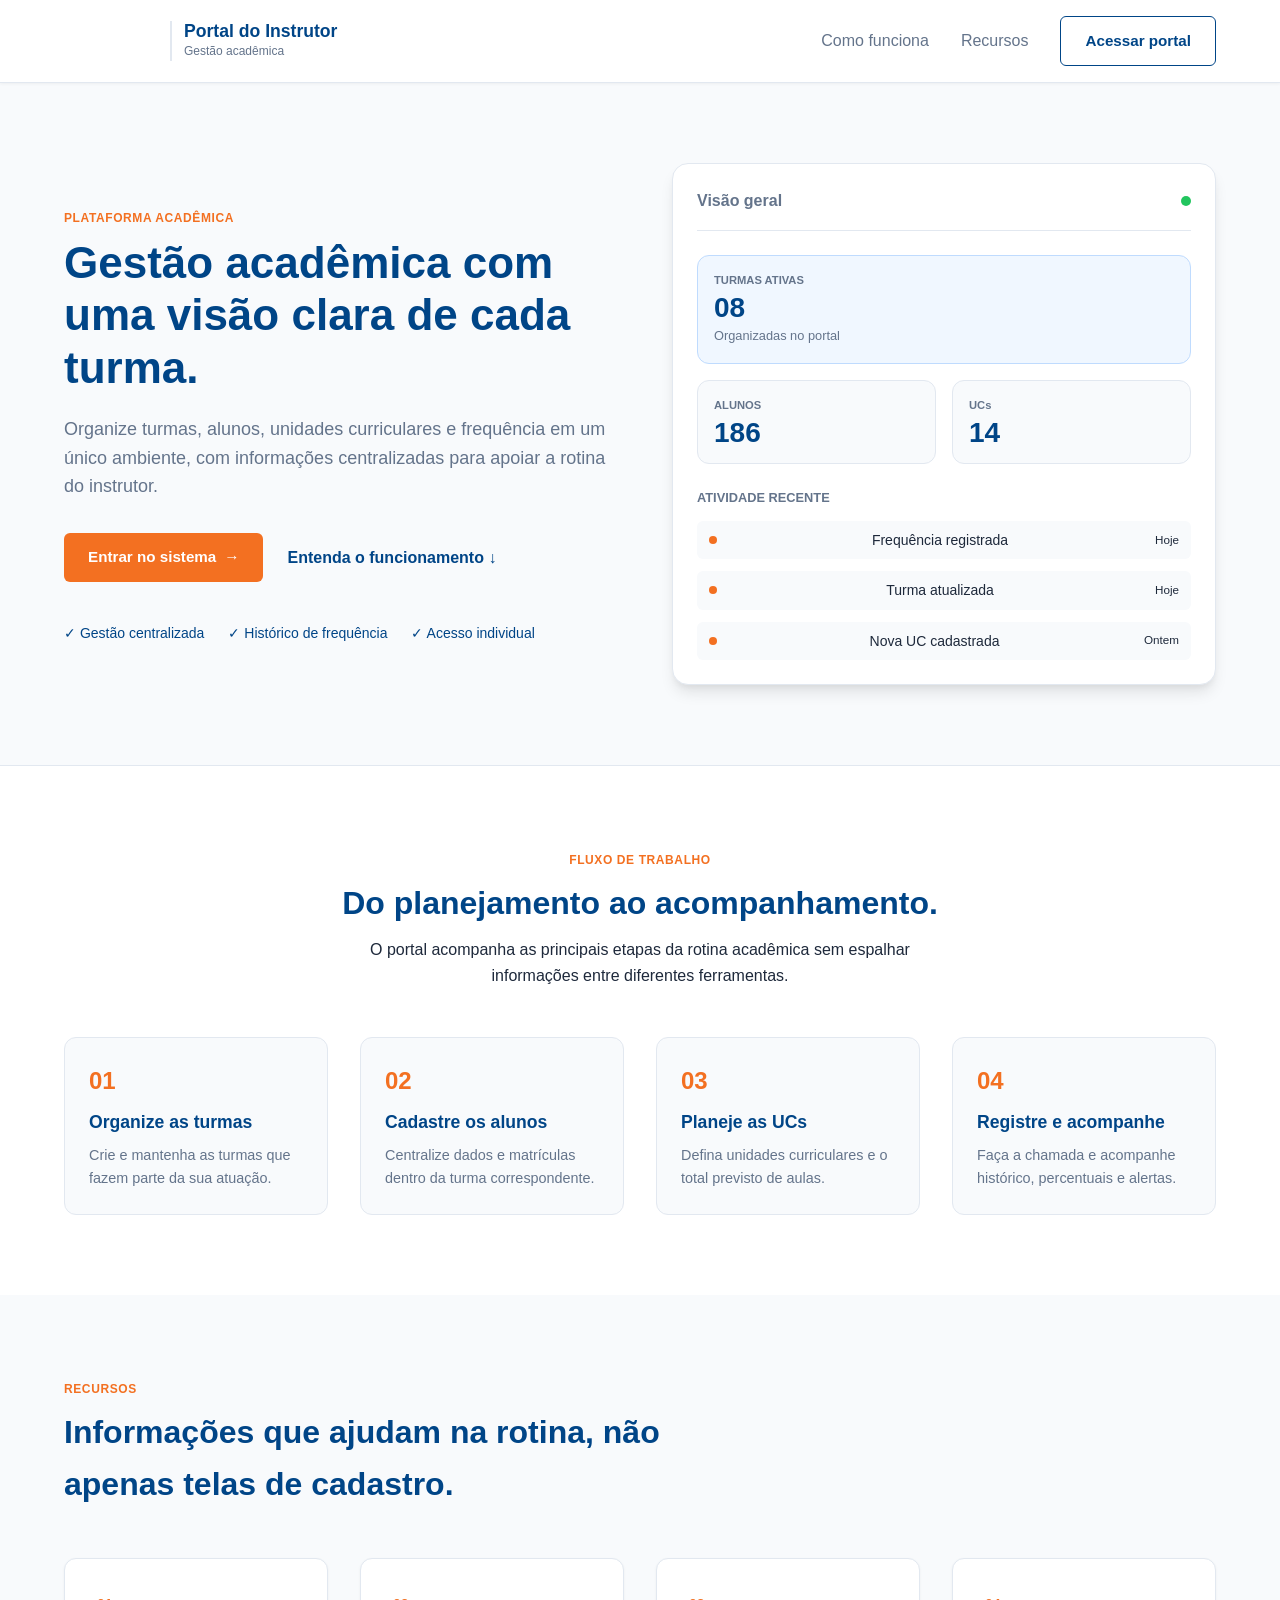
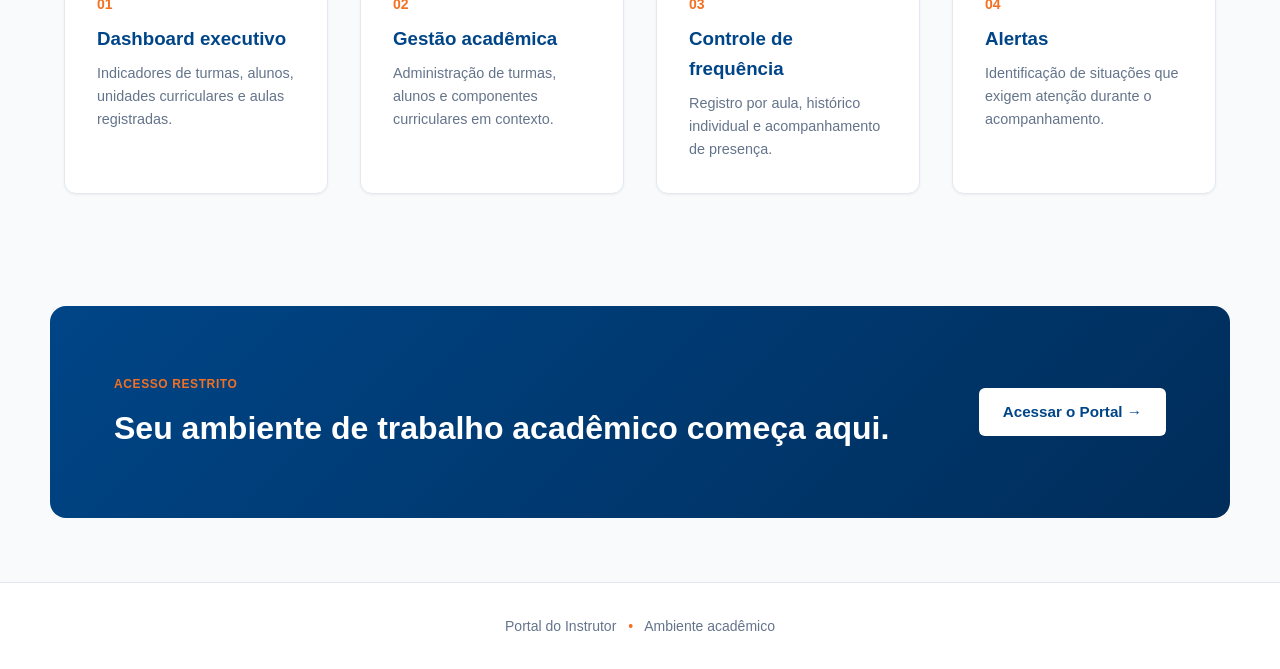
<file: static/index.html>
<!doctype html><html lang="pt-BR"><head><meta charset="UTF-8"><meta name="viewport" content="width=device-width,initial-scale=1"><title>Portal do Instrutor | SENAC</title><link rel="stylesheet" href="css/portal.css"></head><body class="landing">
<header class="site-header"><a class="senac-brand" href="index.html"><span class="brand-s">S</span><span><b>Portal do Instrutor</b><small>Gestão acadêmica</small></span></a><nav><a href="#como-funciona">Como funciona</a><a href="#recursos">Recursos</a><a class="btn btn-outline" href="login.html">Acessar portal</a></nav></header>
<main><section class="hero"><div class="hero-copy"><span class="eyebrow">PLATAFORMA ACADÊMICA</span><h1>Gestão acadêmica com uma visão clara de cada turma.</h1><p>Organize turmas, alunos, unidades curriculares e frequência em um único ambiente, com informações centralizadas para apoiar a rotina do instrutor.</p><div class="hero-actions"><a class="btn btn-primary" href="login.html">Entrar no sistema <span>→</span></a><a class="text-link" href="#como-funciona">Entenda o funcionamento ↓</a></div><div class="trust"><span>✓ Gestão centralizada</span><span>✓ Histórico de frequência</span><span>✓ Acesso individual</span></div></div><div class="hero-panel"><div class="mock-top"><span>Visão geral</span><span class="mock-dot"></span></div><div class="mock-grid"><div class="mock-card big"><small>TURMAS ATIVAS</small><strong>08</strong><em>Organizadas no portal</em></div><div class="mock-card"><small>ALUNOS</small><strong>186</strong></div><div class="mock-card"><small>UCs</small><strong>14</strong></div></div><div class="mock-list"><b>Atividade recente</b><div><i></i> Frequência registrada <small>Hoje</small></div><div><i></i> Turma atualizada <small>Hoje</small></div><div><i></i> Nova UC cadastrada <small>Ontem</small></div></div></div></section>
<section class="process" id="como-funciona"><div class="section-intro"><span class="eyebrow">FLUXO DE TRABALHO</span><h2>Do planejamento ao acompanhamento.</h2><p>O portal acompanha as principais etapas da rotina acadêmica sem espalhar informações entre diferentes ferramentas.</p></div><div class="steps"><article><b>01</b><h3>Organize as turmas</h3><p>Crie e mantenha as turmas que fazem parte da sua atuação.</p></article><article><b>02</b><h3>Cadastre os alunos</h3><p>Centralize dados e matrículas dentro da turma correspondente.</p></article><article><b>03</b><h3>Planeje as UCs</h3><p>Defina unidades curriculares e o total previsto de aulas.</p></article><article><b>04</b><h3>Registre e acompanhe</h3><p>Faça a chamada e acompanhe histórico, percentuais e alertas.</p></article></div></section>
<section class="features" id="recursos"><div><span class="eyebrow">RECURSOS</span><h2>Informações que ajudam na rotina, não apenas telas de cadastro.</h2></div><div class="feature-grid"><article><span>01</span><h3>Dashboard executivo</h3><p>Indicadores de turmas, alunos, unidades curriculares e aulas registradas.</p></article><article><span>02</span><h3>Gestão acadêmica</h3><p>Administração de turmas, alunos e componentes curriculares em contexto.</p></article><article><span>03</span><h3>Controle de frequência</h3><p>Registro por aula, histórico individual e acompanhamento de presença.</p></article><article><span>04</span><h3>Alertas</h3><p>Identificação de situações que exigem atenção durante o acompanhamento.</p></article></div></section>
<section class="cta"><div><span class="eyebrow">ACESSO RESTRITO</span><h2>Seu ambiente de trabalho acadêmico começa aqui.</h2></div><a class="btn btn-light" href="login.html">Acessar o Portal →</a></section></main><footer>Portal do Instrutor <span>•</span> Ambiente acadêmico</footer></body></html>
</file>
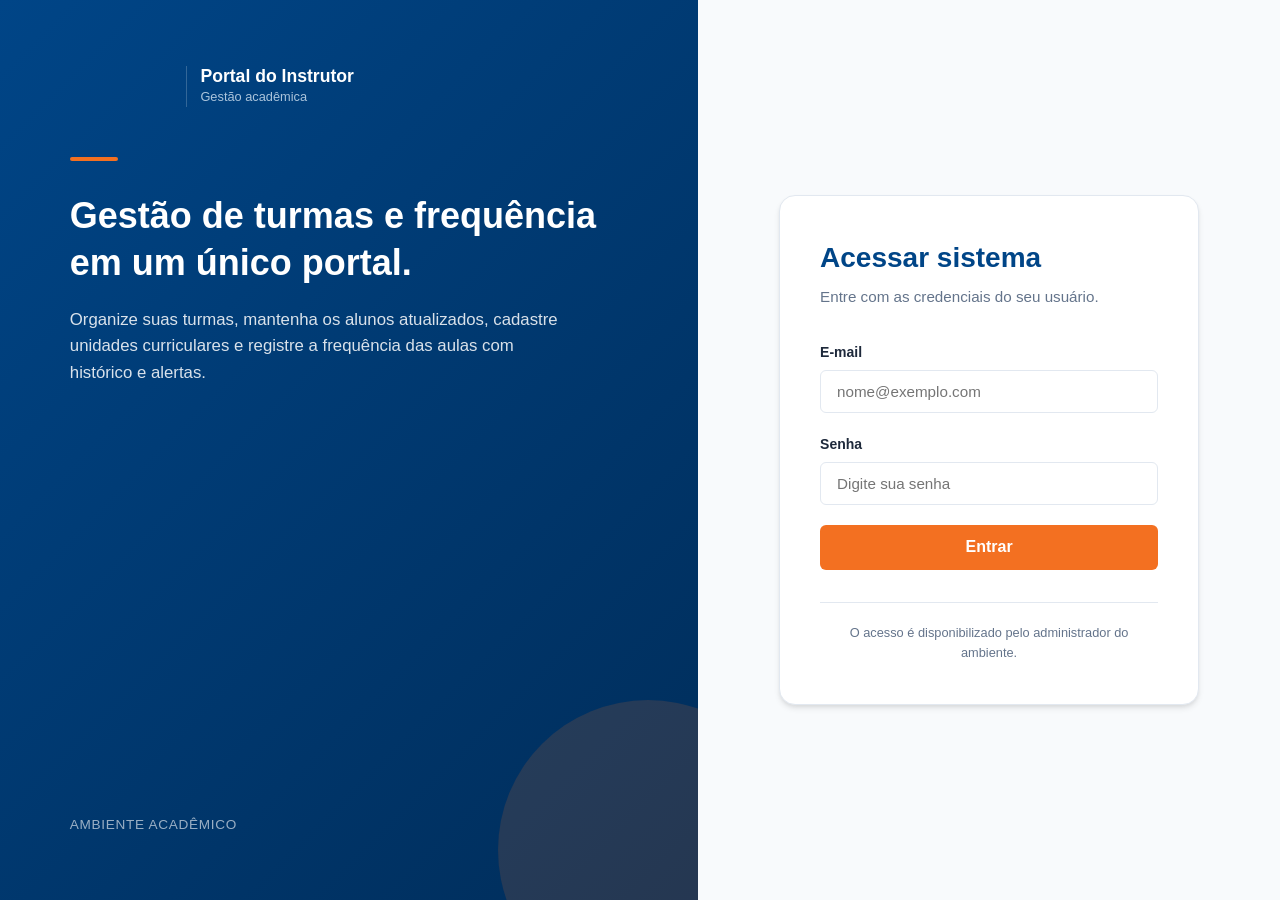
<file: static/dashboard.html>
<!DOCTYPE html>
<html lang="pt-BR">
<head>
    <meta charset="UTF-8">
    <meta name="viewport" content="width=device-width, initial-scale=1.0">
    <title>Portal do Instrutor | Dashboard</title>
    <link rel="stylesheet" href="css/index.css">
</head>
<body>
<div class="app-shell">
    <header class="topbar">
        <a class="brand" href="dashboard.html">
            <span class="brand-mark">PI</span>
            <span class="brand-text"><strong>Portal do Instrutor</strong><span>Gestão acadêmica</span></span>
        </a>
        <div class="topbar-actions">
            <div class="user-chip">
                <span class="avatar" data-user-initials>U</span>
                <span><strong data-user-name>Usuário</strong><span data-user-email>Instrutor</span></span>
            </div>
            <button class="btn btn-secondary btn-small" data-action="logout">Sair</button>
        </div>
    </header>

    <div class="layout">
        <aside class="sidebar">
            <div class="nav-label">Navegação</div>
            <a class="nav-link active" href="dashboard.html"><span class="nav-key">01</span>Visão geral</a>
            <a class="nav-link" href="turma.html"><span class="nav-key">02</span>Turmas</a>
            <a class="nav-link" href="turma.html"><span class="nav-key">03</span>Alunos e UCs</a>
            <a class="nav-link" href="turma.html"><span class="nav-key">04</span>Frequência</a>
        </aside>

        <main class="content">
            <div class="page-header">
                <div><h1>Visão geral</h1><p>Acompanhe rapidamente a situação das suas turmas e atividades.</p></div>
                <div class="actions"><a class="btn btn-primary" href="turma.html">Gerenciar turmas</a></div>
            </div>

            <section class="grid grid-4" id="stats">
                <div class="stat"><div class="label">Turmas ativas</div><div class="value" id="statTurmas">—</div><div class="hint">Turmas vinculadas ao usuário</div></div>
                <div class="stat"><div class="label">Alunos</div><div class="value" id="statAlunos">—</div><div class="hint">Somatório das turmas</div></div>
                <div class="stat"><div class="label">Unidades curriculares</div><div class="value" id="statUCs">—</div><div class="hint">Componentes cadastrados</div></div>
                <div class="stat"><div class="label">Aulas registradas</div><div class="value" id="statAulas">—</div><div class="hint">Histórico de frequência</div></div>
            </section>

            <section class="card" style="margin-top:18px">
                <div class="card-title"><div><h2>Minhas turmas</h2><p>Acesse uma turma para administrar alunos, unidades curriculares e frequência.</p></div></div>
                <div id="listaTurmasDashboard" class="grid grid-3"></div>
            </section>
        </main>
    </div>
</div>
<div class="toast-area"></div>
<script src="js/auth.js"></script>
<script src="js/index.js"></script>
</body>
</html>
</file>
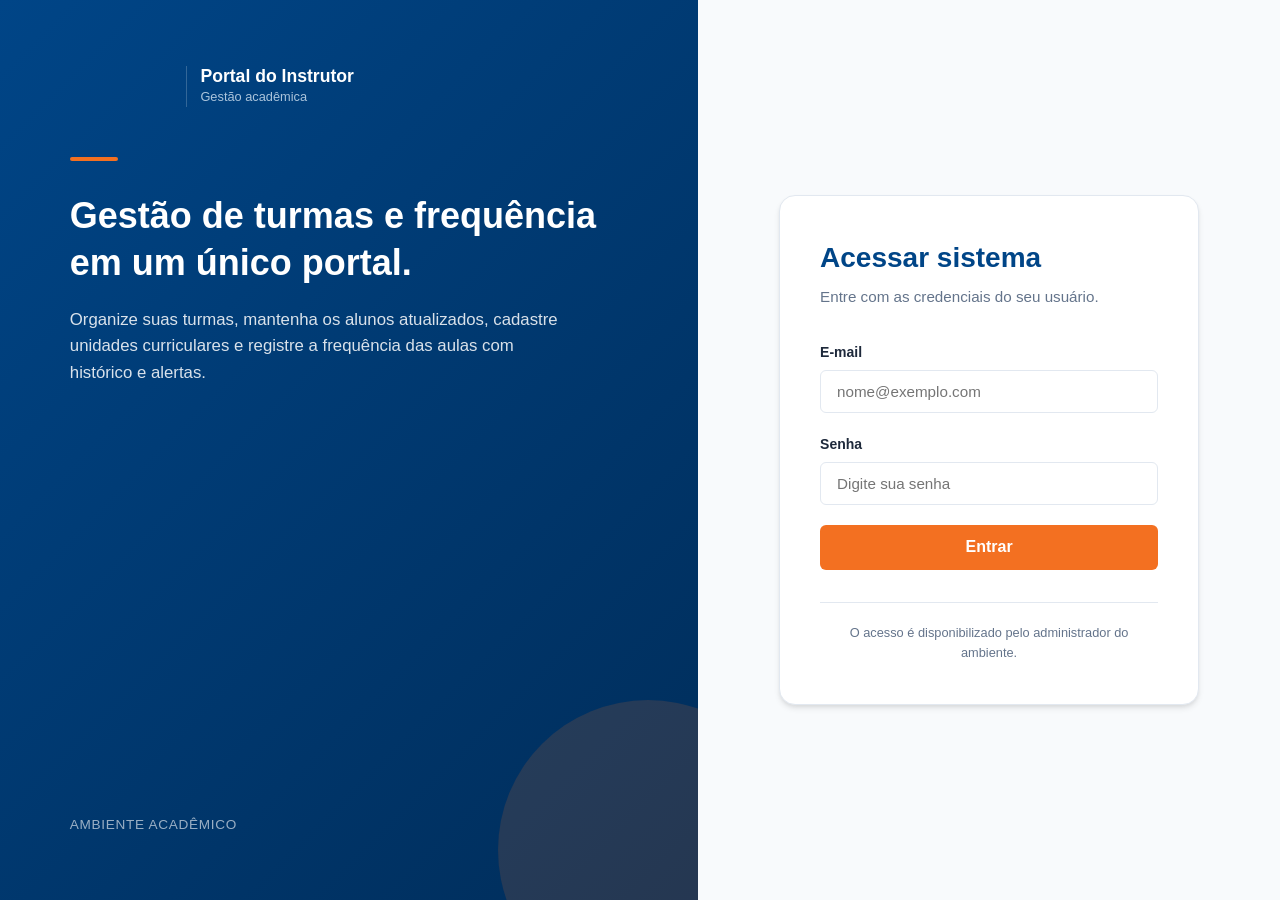
<file: static/frequencia.html>
<!DOCTYPE html>
<html lang="pt-BR">
<head>
    <meta charset="UTF-8">
    <meta name="viewport" content="width=device-width, initial-scale=1.0">
    <title>Portal do Instrutor | Frequência</title>
    <link rel="stylesheet" href="css/frequencia.css">
</head>
<body>
<div class="app-shell">
    <header class="topbar">
        <a class="brand" href="dashboard.html"><span class="brand-mark">PI</span><span class="brand-text"><strong>Portal do Instrutor</strong><span>Gestão acadêmica</span></span></a>
        <div class="topbar-actions"><div class="user-chip"><span class="avatar" data-user-initials>U</span><span><strong data-user-name>Usuário</strong><span data-user-email>Instrutor</span></span></div><button class="btn btn-secondary btn-small" data-action="logout">Sair</button></div>
    </header>
    <div class="layout">
        <aside class="sidebar">
            <div class="nav-label">Navegação</div>
            <a class="nav-link" href="dashboard.html"><span class="nav-key">01</span>Visão geral</a>
            <a class="nav-link" href="turma.html"><span class="nav-key">02</span>Turmas</a>
            <a class="nav-link" href="turma.html"><span class="nav-key">03</span>Alunos e UCs</a>
            <a class="nav-link active" href="turma.html"><span class="nav-key">04</span>Frequência</a>
        </aside>
        <main class="content">
            <div class="page-header">
                <div><h1>Registro de frequência</h1><p>Registre a presença de toda a turma e acompanhe o histórico da unidade curricular.</p></div>
                <a class="btn btn-secondary" id="btnVoltarTurma" href="turma.html">Voltar para turma</a>
            </div>

            <section class="card">
                <div class="card-title"><div><h2>Dados da aula</h2><p>O sistema controla a sequência das aulas e impede registros fora do período.</p></div></div>
                <div class="form-grid">
                    <div class="field"><label>Turma</label><input id="turma" readonly></div>
                    <div class="field"><label for="uc">Unidade curricular</label><select id="uc"><option value="">Selecione uma UC</option></select></div>
                    <div class="field"><label for="dataAula">Data da aula</label><input id="dataAula" type="date"></div>
                    <div class="field"><label for="numeroAula">Número da aula</label><input id="numeroAula" type="number" min="1" readonly></div>
                </div>
            </section>

            <section class="card" style="margin-top:18px">
                <div class="card-title"><div><h2>Chamada</h2><p id="resumoChamada">Selecione uma unidade curricular para iniciar.</p></div><button class="btn btn-primary" id="btnSalvar" type="button">Salvar frequência</button></div>
                <div class="table-wrap"><table><thead><tr><th>Aluno</th><th>Matrícula</th><th>Frequência</th><th>Histórico</th></tr></thead><tbody id="listaAlunos"></tbody></table></div>
            </section>

            <section class="grid grid-2" style="margin-top:18px">
                <div class="card"><div class="card-title"><div><h2>Histórico de aulas</h2><p>Aulas já concluídas para a UC selecionada.</p></div></div><div class="table-wrap"><table><thead><tr><th>Aula</th><th>Data</th><th>Status</th></tr></thead><tbody id="listaAulas"></tbody></table></div></div>
                <div class="card"><div class="card-title"><div><h2>Alertas</h2><p>Alunos abaixo do limite de frequência ou com faltas consecutivas.</p></div></div><div id="alertasFrequencia"><div class="empty">Nenhum dado disponível.</div></div></div>
            </section>
        </main>
    </div>
</div>
<div class="toast-area"></div>
<script src="js/auth.js"></script>
<script src="js/frequencia.js"></script>
</body>
</html>
</file>
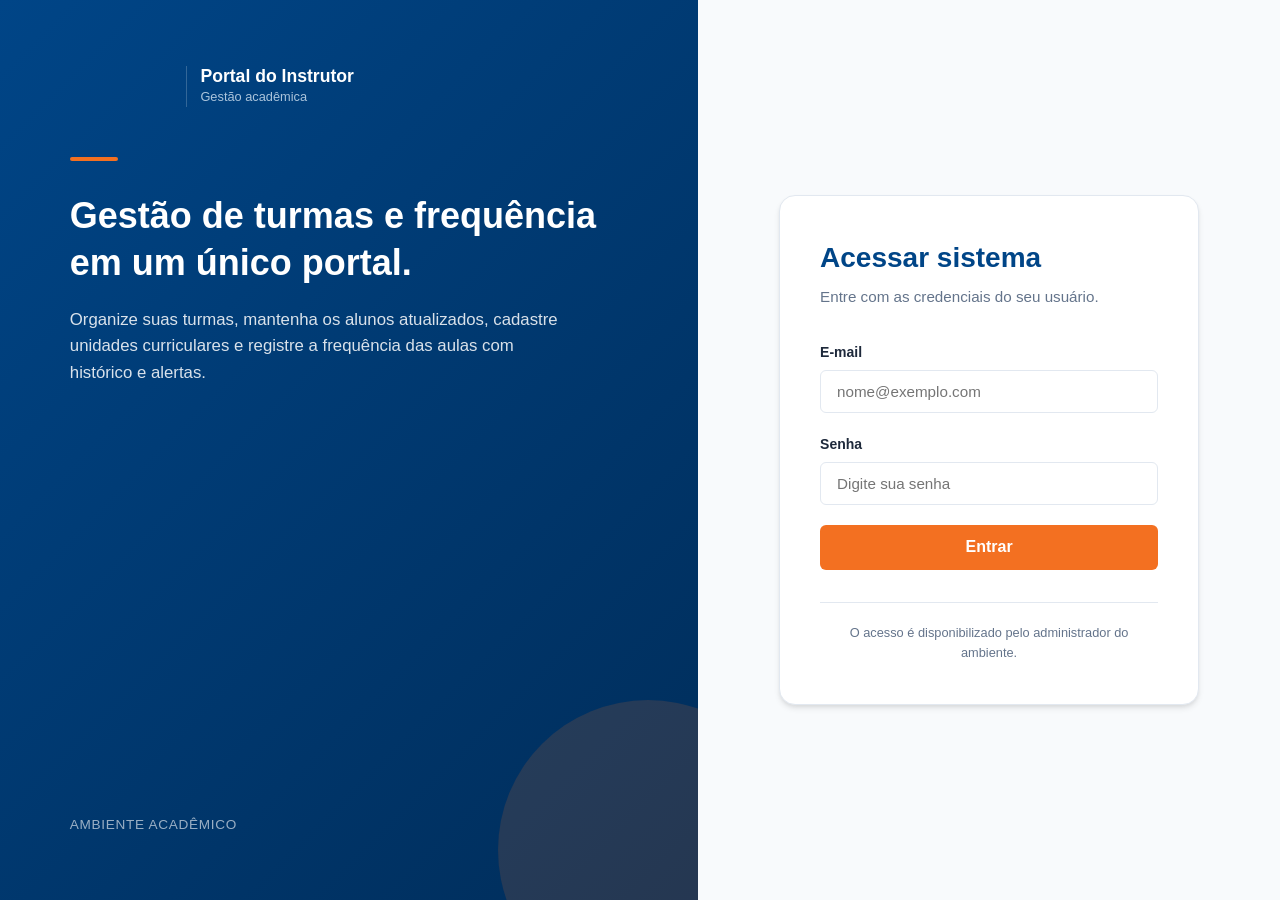
<file: static/login.html>
<!DOCTYPE html>
<html lang="pt-BR">
<head>
    <meta charset="UTF-8">
    <meta name="viewport" content="width=device-width, initial-scale=1.0">
    <title>Portal do Instrutor | Acesso</title>
    <link rel="stylesheet" href="css/login.css">
</head>
<body>
<div class="login-page">
    <section class="login-side">
        <div>
            <a class="brand" href="index.html">
                <span class="brand-mark">PI</span>
                <span class="brand-text"><strong style="color:#fff">Portal do Instrutor</strong><span style="color:#c9dced">Gestão acadêmica</span></span>
            </a>
            <div class="line"></div>
            <h1>Gestão de turmas e frequência em um único portal.</h1>
            <p>Organize suas turmas, mantenha os alunos atualizados, cadastre unidades curriculares e registre a frequência das aulas com histórico e alertas.</p>
        </div>
        <small>Ambiente acadêmico</small>
    </section>

    <main class="login-panel">
        <section class="auth-card">
            <h2>Acessar sistema</h2>
            <p>Entre com as credenciais do seu usuário.</p>
            <form id="loginForm" class="auth-form">
                <div class="field">
                    <label for="email">E-mail</label>
                    <input id="email" type="email" autocomplete="email" placeholder="nome@exemplo.com" required>
                </div>
                <div class="field">
                    <label for="senha">Senha</label>
                    <input id="senha" type="password" autocomplete="current-password" placeholder="Digite sua senha" required>
                </div>
                <button class="btn btn-primary" type="submit" id="btnLogin">Entrar</button>
            </form>
            <div id="mensagem" class="help" style="margin-top:12px"></div>
            <div class="auth-footer">O acesso é disponibilizado pelo administrador do ambiente.</div>
        </section>
    </main>
</div>
<script src="js/auth.js"></script>
<script src="js/login.js"></script>
</body>
</html>
</file>
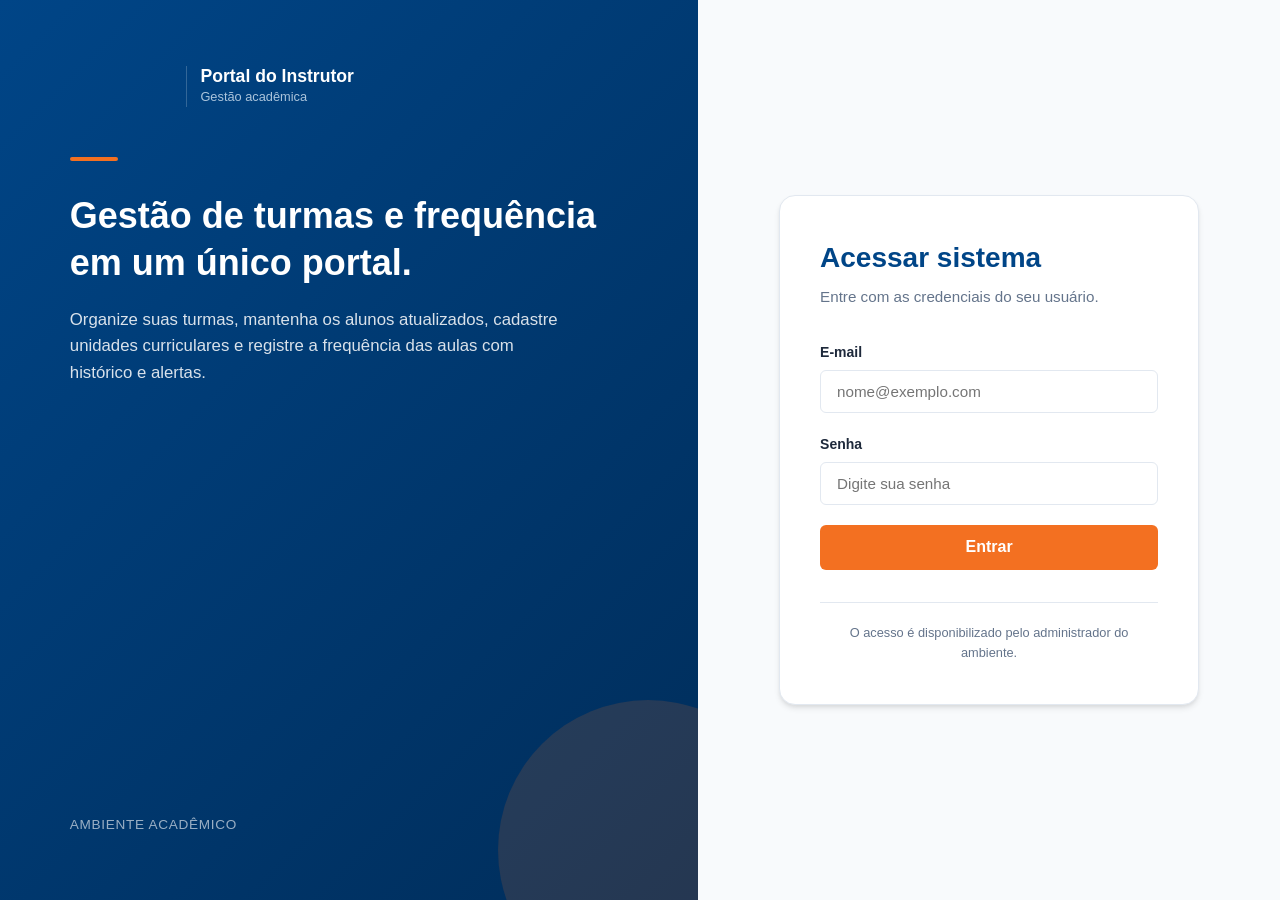
<file: static/turma.html>
<!DOCTYPE html>
<html lang="pt-BR">
<head>
    <meta charset="UTF-8">
    <meta name="viewport" content="width=device-width, initial-scale=1.0">
    <title>Portal do Instrutor | Turmas</title>
    <link rel="stylesheet" href="css/turma.css">
</head>
<body>
<div class="app-shell">
    <header class="topbar">
        <a class="brand" href="dashboard.html"><span class="brand-mark">PI</span><span class="brand-text"><strong>Portal do Instrutor</strong><span>Gestão acadêmica</span></span></a>
        <div class="topbar-actions"><div class="user-chip"><span class="avatar" data-user-initials>U</span><span><strong data-user-name>Usuário</strong><span data-user-email>Instrutor</span></span></div><button class="btn btn-secondary btn-small" data-action="logout">Sair</button></div>
    </header>
    <div class="layout">
        <aside class="sidebar">
            <div class="nav-label">Navegação</div>
            <a class="nav-link" href="dashboard.html"><span class="nav-key">01</span>Visão geral</a>
            <a class="nav-link active" href="turma.html"><span class="nav-key">02</span>Turmas</a>
            <a class="nav-link active" href="turma.html"><span class="nav-key">03</span>Alunos e UCs</a>
            <a class="nav-link" href="turma.html"><span class="nav-key">04</span>Frequência</a>
        </aside>
        <main class="content">
            <div class="page-header">
                <div><h1>Gestão de turmas</h1><p>Selecione uma turma para administrar sua estrutura acadêmica.</p></div>
                <button class="btn btn-primary" id="btnNovaTurma">Nova turma</button>
            </div>

            <section class="card">
                <div class="form-grid">
                    <div class="field"><label for="selectTurma">Turma</label><select id="selectTurma"><option value="">Selecione uma turma</option></select></div>
                    <div class="field"><label>Turma selecionada</label><input id="infoTurmaSelecionada" value="Nenhuma turma selecionada" readonly></div>
                </div>
            </section>

            <section id="painelTurma" style="display:none">
                <div class="grid grid-3" style="margin-top:18px">
                    <div class="stat"><div class="label">Alunos</div><div class="value" id="contadorAlunos">0</div><div class="hint">Cadastros na turma</div></div>
                    <div class="stat"><div class="label">Unidades curriculares</div><div class="value" id="contadorUCs">0</div><div class="hint">Componentes da turma</div></div>
                    <div class="stat"><div class="label">Ações</div><div class="actions" style="margin-top:10px"><button class="btn btn-accent" id="btnAcessarFrequencia">Abrir frequência</button></div></div>
                </div>

                <section class="card" style="margin-top:18px">
                    <div class="card-title"><div><h2>Alunos</h2><p>Cadastre e mantenha a lista de alunos da turma.</p></div><button class="btn btn-primary btn-small" id="btnNovoAluno">Adicionar aluno</button></div>
                    <div class="table-wrap"><table><thead><tr><th>Nome</th><th>Matrícula</th><th style="text-align:right">Ações</th></tr></thead><tbody id="corpoTabelaAlunos"></tbody></table></div>
                </section>

                <section class="card">
                    <div class="card-title"><div><h2>Unidades curriculares</h2><p>Defina o total de aulas previsto para cada componente.</p></div><button class="btn btn-primary btn-small" id="btnNovaUC">Adicionar UC</button></div>
                    <div class="table-wrap"><table><thead><tr><th>Unidade curricular</th><th>Total de aulas</th><th>Aulas registradas</th><th style="text-align:right">Ações</th></tr></thead><tbody id="corpoTabelaUCs"></tbody></table></div>
                </section>

                <section class="card">
                    <div class="card-title"><div><h2>Configuração da turma</h2><p>Altere o nome ou remova a turma quando não houver dependências.</p></div></div>
                    <div class="actions"><button class="btn btn-secondary" id="btnEditarTurma">Editar nome</button><button class="btn btn-danger" id="btnExcluirTurma">Excluir turma</button></div>
                </section>
            </section>

            <section id="estadoInicial" class="card" style="margin-top:18px"><div class="empty"><strong>Selecione uma turma</strong>Depois de selecionar, os alunos, unidades curriculares e ações de frequência serão exibidos aqui.</div></section>
        </main>
    </div>
</div>

<div class="modal-backdrop" id="modalBackdrop">
    <div class="modal">
        <div class="modal-header"><div><h2 id="modalTitulo">Cadastro</h2><p id="modalDescricao">Preencha os dados.</p></div><button class="btn btn-secondary icon-btn" id="modalFechar" type="button">Fechar</button></div>
        <form id="modalForm" class="form-grid"></form>
        <div class="form-actions"><button class="btn btn-secondary" id="modalCancelar" type="button">Cancelar</button><button class="btn btn-primary" id="modalSalvar" type="submit">Salvar</button></div>
    </div>
</div>
<div class="toast-area"></div>
<script src="js/auth.js"></script>
<script src="js/turma.js"></script>
</body>
</html>
</file>
<file: static/css/portal.css>
/* ==========================================================================
   PORTAL DO INSTRUTOR - SENAC CSS (css/portal.css)
   ========================================================================== */

/* --- VARIÁVEIS E CORES CORPORATIVAS SENAC --- */
:root {
  --senac-orange: #f37021;
  --senac-orange-hover: #d95e14;
  --senac-blue: #004587;
  --senac-blue-dark: #002d5a;
  
  --bg-main: #f8fafc;
  --bg-card: #ffffff;
  --text-primary: #1e293b;
  --text-secondary: #64748b;
  --border-color: #e2e8f0;

  --font-family: -apple-system, BlinkMacSystemFont, "Segoe UI", Roboto, Helvetica, Arial, sans-serif;
  --radius-sm: 6px;
  --radius-md: 12px;
  --radius-lg: 16px;
  --shadow-sm: 0 1px 3px rgba(0,0,0,0.05);
  --shadow-md: 0 4px 6px -1px rgba(0,0,0,0.1), 0 2px 4px -1px rgba(0,0,0,0.06);
  --shadow-lg: 0 10px 15px -3px rgba(0, 0, 0, 0.1), 0 4px 6px -2px rgba(0, 0, 0, 0.05);
  
  --transition: all 0.2s ease-in-out;
}

/* --- RESET & GLOBAL --- */
*, *::before, *::after {
  box-sizing: border-box;
  margin: 0;
  padding: 0;
}

html {
  scroll-behavior: smooth;
  font-size: 16px;
}

body {
  font-family: var(--font-family);
  background-color: var(--bg-main);
  color: var(--text-primary);
  line-height: 1.6;
  -webkit-font-smoothing: antialiased;
}

a {
  color: inherit;
  text-decoration: none;
}

/* --- COMPONENTES DE REUSO --- */
.eyebrow {
  display: inline-block;
  font-size: 0.75rem;
  font-weight: 700;
  letter-spacing: 0.05em;
  color: var(--senac-orange);
  text-transform: uppercase;
  margin-bottom: 0.5rem;
}

.btn {
  display: inline-flex;
  align-items: center;
  justify-content: center;
  gap: 0.5rem;
  padding: 0.75rem 1.5rem;
  font-weight: 600;
  border-radius: var(--radius-sm);
  transition: var(--transition);
  cursor: pointer;
  font-size: 0.95rem;
}

.btn-primary {
  background-color: var(--senac-orange);
  color: #ffffff;
}

.btn-primary:hover {
  background-color: var(--senac-orange-hover);
  transform: translateY(-1px);
}

.btn-outline {
  border: 1px solid var(--senac-blue);
  color: var(--senac-blue);
}

.btn-outline:hover {
  background-color: var(--senac-blue);
  color: #ffffff;
}

.btn-light {
  background-color: #ffffff;
  color: var(--senac-blue);
}

.btn-light:hover {
  background-color: #f1f5f9;
}

.text-link {
  font-weight: 600;
  color: var(--senac-blue);
  transition: var(--transition);
}

.text-link:hover {
  color: var(--senac-orange);
}

/* --- CABEÇALHO (HEADER) --- */
.site-header {
  position: sticky;
  top: 0;
  z-index: 100;
  display: flex;
  align-items: center;
  justify-content: space-between;
  padding: 1rem 5%;
  background-color: #ffffff;
  border-bottom: 1px solid var(--border-color);
  box-shadow: var(--shadow-sm);
}

/* Marca SENAC com Imagem integrada no CSS */
.senac-brand {
  display: flex;
  align-items: center;
  gap: 1rem;
}

.brand-s {
  display: inline-block;
  width: 90px;
  height: 40px;
  text-indent: -9999px; /* Esconde a letra 'S' do HTML mantendo acessibilidade */
  background-image: url('https://upload.wikimedia.org/wikipedia/commons/thumb/8/86/Senac_logo.svg/960px-Senac_logo.svg.png');
  background-repeat: no-repeat;
  background-position: center left;
  background-size: contain;
}

.senac-brand span:last-child {
  display: flex;
  flex-direction: column;
  border-left: 2px solid var(--border-color);
  padding-left: 0.75rem;
}

.senac-brand b {
  color: var(--senac-blue);
  font-size: 1.1rem;
  line-height: 1.2;
}

.senac-brand small {
  color: var(--text-secondary);
  font-size: 0.75rem;
}

.site-header nav {
  display: flex;
  align-items: center;
  gap: 2rem;
}

.site-header nav a:not(.btn) {
  font-weight: 500;
  color: var(--text-secondary);
  transition: var(--transition);
}

.site-header nav a:not(.btn):hover {
  color: var(--senac-blue);
}

/* --- HERO SECTION --- */
.hero {
  display: grid;
  grid-template-columns: 1fr 1fr;
  gap: 4rem;
  align-items: center;
  padding: 5rem 5%;
  max-width: 1280px;
  margin: 0 auto;
}

.hero-copy h1 {
  font-size: 2.75rem;
  line-height: 1.2;
  color: var(--senac-blue);
  margin-bottom: 1.25rem;
  font-weight: 800;
}

.hero-copy p {
  font-size: 1.125rem;
  color: var(--text-secondary);
  margin-bottom: 2rem;
}

.hero-actions {
  display: flex;
  align-items: center;
  gap: 1.5rem;
  margin-bottom: 2.5rem;
}

.trust {
  display: flex;
  gap: 1.5rem;
  font-size: 0.875rem;
  color: var(--text-secondary);
  font-weight: 500;
}

.trust span {
  color: var(--senac-blue);
}

/* Painel Mockup Hero */
.hero-panel {
  background: #ffffff;
  border-radius: var(--radius-lg);
  border: 1px solid var(--border-color);
  box-shadow: var(--shadow-lg);
  padding: 1.5rem;
}

.mock-top {
  display: flex;
  justify-content: space-between;
  align-items: center;
  padding-bottom: 1rem;
  border-bottom: 1px solid var(--border-color);
  margin-bottom: 1.5rem;
  font-weight: 600;
  color: var(--text-secondary);
}

.mock-dot {
  width: 10px;
  height: 10px;
  background-color: #22c55e;
  border-radius: 50%;
}

.mock-grid {
  display: grid;
  grid-template-columns: repeat(2, 1fr);
  gap: 1rem;
  margin-bottom: 1.5rem;
}

.mock-card {
  background-color: var(--bg-main);
  padding: 1rem;
  border-radius: var(--radius-md);
  border: 1px solid var(--border-color);
}

.mock-card.big {
  grid-column: span 2;
  background-color: #f0f7ff;
  border-color: #bfdbfe;
}

.mock-card small {
  display: block;
  font-size: 0.7rem;
  font-weight: 700;
  color: var(--text-secondary);
  margin-bottom: 0.25rem;
}

.mock-card strong {
  display: block;
  font-size: 1.75rem;
  color: var(--senac-blue);
  line-height: 1;
}

.mock-card em {
  font-style: normal;
  font-size: 0.8rem;
  color: var(--text-secondary);
}

.mock-list {
  display: flex;
  flex-direction: column;
  gap: 0.75rem;
  font-size: 0.875rem;
}

.mock-list b {
  font-size: 0.8rem;
  text-transform: uppercase;
  color: var(--text-secondary);
}

.mock-list div {
  display: flex;
  align-items: center;
  justify-content: space-between;
  background: var(--bg-main);
  padding: 0.5rem 0.75rem;
  border-radius: var(--radius-sm);
}

.mock-list i {
  display: inline-block;
  width: 8px;
  height: 8px;
  background-color: var(--senac-orange);
  border-radius: 50%;
  margin-right: 0.5rem;
}

/* --- SEÇÃO FLUXO DE TRABALHO (PROCESS) --- */
.process {
  padding: 5rem 5%;
  background-color: #ffffff;
  border-top: 1px solid var(--border-color);
}

.section-intro {
  text-align: center;
  max-width: 600px;
  margin: 0 auto 3rem auto;
}

.section-intro h2 {
  font-size: 2rem;
  color: var(--senac-blue);
  margin-bottom: 0.5rem;
}

.steps {
  display: grid;
  grid-template-columns: repeat(auto-fit, minmax(220px, 1fr));
  gap: 2rem;
  max-width: 1280px;
  margin: 0 auto;
}

.steps article {
  padding: 1.5rem;
  border-radius: var(--radius-md);
  background: var(--bg-main);
  border: 1px solid var(--border-color);
  position: relative;
}

.steps article b {
  font-size: 1.5rem;
  color: var(--senac-orange);
  display: block;
  margin-bottom: 0.5rem;
}

.steps article h3 {
  font-size: 1.1rem;
  color: var(--senac-blue);
  margin-bottom: 0.5rem;
}

.steps article p {
  font-size: 0.9rem;
  color: var(--text-secondary);
}

/* --- SEÇÃO RECURSOS (FEATURES) --- */
.features {
  padding: 5rem 5%;
  max-width: 1280px;
  margin: 0 auto;
}

.features > div:first-child {
  margin-bottom: 3rem;
}

.features h2 {
  font-size: 2rem;
  color: var(--senac-blue);
  max-width: 600px;
}

.feature-grid {
  display: grid;
  grid-template-columns: repeat(auto-fit, minmax(250px, 1fr));
  gap: 2rem;
}

.feature-grid article {
  background: #ffffff;
  padding: 2rem;
  border-radius: var(--radius-md);
  border: 1px solid var(--border-color);
  box-shadow: var(--shadow-sm);
  transition: var(--transition);
}

.feature-grid article:hover {
  box-shadow: var(--shadow-md);
  border-color: var(--senac-orange);
}

.feature-grid article span {
  font-weight: 700;
  color: var(--senac-orange);
  font-size: 0.875rem;
}

.feature-grid article h3 {
  color: var(--senac-blue);
  margin: 0.5rem 0;
}

.feature-grid article p {
  color: var(--text-secondary);
  font-size: 0.9rem;
}

/* --- CALL TO ACTION (CTA) --- */
.cta {
  background: linear-gradient(135deg, var(--senac-blue) 0%, var(--senac-blue-dark) 100%);
  color: #ffffff;
  padding: 4rem 5%;
  margin: 2rem 5% 4rem 5%;
  border-radius: var(--radius-lg);
  display: flex;
  justify-content: space-between;
  align-items: center;
  max-width: 1180px;
  margin-left: auto;
  margin-right: auto;
}

.cta .eyebrow {
  color: var(--senac-orange);
}

.cta h2 {
  font-size: 2rem;
}

/* --- RODAPÉ (FOOTER) --- */
footer {
  text-align: center;
  padding: 2rem;
  background-color: #ffffff;
  border-top: 1px solid var(--border-color);
  color: var(--text-secondary);
  font-size: 0.875rem;
}

footer span {
  color: var(--senac-orange);
  margin: 0 0.5rem;
}

/* --- RESPONSIVIDADE --- */
@media (max-width: 900px) {
  .hero {
    grid-template-columns: 1fr;
    gap: 2rem;
    padding-top: 2rem;
  }

  .cta {
    flex-direction: column;
    text-align: center;
    gap: 2rem;
  }
}

@media (max-width: 600px) {
  .site-header {
    flex-direction: column;
    gap: 1rem;
  }
  
  .hero-copy h1 {
    font-size: 2rem;
  }
  
  .hero-actions {
    flex-direction: column;
    align-items: stretch;
  }
  
  .trust {
    flex-direction: column;
    gap: 0.5rem;
  }
}
</file>
<file: static/css/index.css>
/* ==========================================================================
   PORTAL DO INSTRUTOR - SENAC CSS (css/portal.css) - APP SHELL & DASHBOARD
   ========================================================================== */

/* --- VARIÁVEIS E CORES CORPORATIVAS SENAC --- */
:root {
  --senac-orange: #f37021;
  --senac-orange-hover: #d95e14;
  --senac-blue: #004587;
  --senac-blue-dark: #002d5a;
  
  --bg-main: #f8fafc;
  --bg-card: #ffffff;
  --text-primary: #1e293b;
  --text-secondary: #64748b;
  --border-color: #e2e8f0;

  --font-family: -apple-system, BlinkMacSystemFont, "Segoe UI", Roboto, Helvetica, Arial, sans-serif;
  --radius-sm: 6px;
  --radius-md: 12px;
  --radius-lg: 16px;
  --shadow-sm: 0 1px 3px rgba(0,0,0,0.05);
  --shadow-md: 0 4px 6px -1px rgba(0,0,0,0.1), 0 2px 4px -1px rgba(0,0,0,0.06);
  --shadow-lg: 0 10px 15px -3px rgba(0, 0, 0, 0.1), 0 4px 6px -2px rgba(0, 0, 0, 0.05);
  
  --transition: all 0.2s ease-in-out;
}

/* --- RESET & GLOBAL --- */
*, *::before, *::after {
  box-sizing: border-box;
  margin: 0;
  padding: 0;
}

body {
  font-family: var(--font-family);
  background-color: var(--bg-main);
  color: var(--text-primary);
  line-height: 1.6;
  -webkit-font-smoothing: antialiased;
}

a {
  color: inherit;
  text-decoration: none;
}

/* --- BOTÕES --- */
.btn {
  display: inline-flex;
  align-items: center;
  justify-content: center;
  gap: 0.5rem;
  padding: 0.6rem 1.25rem;
  font-weight: 600;
  border-radius: var(--radius-sm);
  transition: var(--transition);
  cursor: pointer;
  font-size: 0.9rem;
  border: none;
}

.btn-primary {
  background-color: var(--senac-orange);
  color: #ffffff;
}

.btn-primary:hover {
  background-color: var(--senac-orange-hover);
  transform: translateY(-1px);
}

.btn-secondary {
  background-color: #e2e8f0;
  color: var(--text-primary);
}

.btn-secondary:hover {
  background-color: #cbd5e1;
}

.btn-small {
  padding: 0.4rem 0.85rem;
  font-size: 0.8rem;
}

/* --- ESTRUTURA DO APP (APP SHELL) --- */
.app-shell {
  display: flex;
  flex-direction: column;
  min-height: 100vh;
}

/* Barra Superior (Topbar) */
.topbar {
  display: flex;
  align-items: center;
  justify-content: space-between;
  padding: 0.75rem 2rem;
  background-color: #ffffff;
  border-bottom: 1px solid var(--border-color);
  box-shadow: var(--shadow-sm);
  position: sticky;
  top: 0;
  z-index: 50;
}

.brand {
  display: flex;
  align-items: center;
  gap: 1rem;
}

/* Logo SENAC integrado via CSS */
.brand-mark {
  display: inline-block;
  width: 85px;
  height: 38px;
  text-indent: -9999px; /* Oculta a sigla 'PI' */
  background-image: url('https://upload.wikimedia.org/wikipedia/commons/thumb/8/86/Senac_logo.svg/960px-Senac_logo.svg.png');
  background-repeat: no-repeat;
  background-position: center left;
  background-size: contain;
}

.brand-text {
  display: flex;
  flex-direction: column;
  border-left: 1px solid var(--border-color);
  padding-left: 0.75rem;
}

.brand-text strong {
  color: var(--senac-blue);
  font-size: 1rem;
  line-height: 1.2;
}

.brand-text span {
  color: var(--text-secondary);
  font-size: 0.75rem;
}

.topbar-actions {
  display: flex;
  align-items: center;
  gap: 1.5rem;
}

.user-chip {
  display: flex;
  align-items: center;
  gap: 0.75rem;
}

.avatar {
  width: 36px;
  height: 36px;
  background-color: var(--senac-blue);
  color: #ffffff;
  border-radius: 50%;
  display: flex;
  align-items: center;
  justify-content: center;
  font-weight: 700;
  font-size: 0.9rem;
}

.user-chip span:last-child {
  display: flex;
  flex-direction: column;
}

.user-chip strong {
  font-size: 0.875rem;
  line-height: 1.2;
  color: var(--text-primary);
}

.user-chip span[data-user-email] {
  font-size: 0.75rem;
  color: var(--text-secondary);
}

/* Layout Principal (Sidebar + Content) */
.layout {
  display: grid;
  grid-template-columns: 240px 1fr;
  flex: 1;
}

/* Sidebar (Menu Lateral) */
.sidebar {
  background-color: #ffffff;
  border-right: 1px solid var(--border-color);
  padding: 1.5rem 1rem;
  display: flex;
  flex-direction: column;
  gap: 0.25rem;
}

.nav-label {
  font-size: 0.7rem;
  font-weight: 700;
  text-transform: uppercase;
  color: var(--text-secondary);
  letter-spacing: 0.05em;
  padding: 0.5rem 0.75rem;
  margin-bottom: 0.25rem;
}

.nav-link {
  display: flex;
  align-items: center;
  gap: 0.75rem;
  padding: 0.65rem 0.75rem;
  border-radius: var(--radius-sm);
  color: var(--text-secondary);
  font-size: 0.9rem;
  font-weight: 500;
  transition: var(--transition);
}

.nav-key {
  font-size: 0.75rem;
  font-weight: 700;
  color: #94a3b8;
}

.nav-link:hover {
  background-color: var(--bg-main);
  color: var(--senac-blue);
}

.nav-link.active {
  background-color: #f0f7ff;
  color: var(--senac-blue);
  font-weight: 600;
}

.nav-link.active .nav-key {
  color: var(--senac-orange);
}

/* Conteúdo Principal */
.content {
  padding: 2rem;
  max-width: 1200px;
  width: 100%;
}

.page-header {
  display: flex;
  align-items: center;
  justify-content: space-between;
  margin-bottom: 2rem;
}

.page-header h1 {
  font-size: 1.85rem;
  color: var(--senac-blue);
  line-height: 1.2;
}

.page-header p {
  color: var(--text-secondary);
  font-size: 0.95rem;
}

/* --- CARDS DE ESTATÍSTICA (STATS) --- */
.grid {
  display: grid;
  gap: 1.25rem;
}

.grid-4 {
  grid-template-columns: repeat(auto-fit, minmax(200px, 1fr));
}

.grid-3 {
  grid-template-columns: repeat(auto-fit, minmax(280px, 1fr));
}

.stat {
  background-color: #ffffff;
  padding: 1.25rem;
  border-radius: var(--radius-md);
  border: 1px solid var(--border-color);
  box-shadow: var(--shadow-sm);
  border-top: 3px solid var(--senac-blue);
}

.stat .label {
  font-size: 0.8rem;
  font-weight: 600;
  color: var(--text-secondary);
  text-transform: uppercase;
}

.stat .value {
  font-size: 2.25rem;
  font-weight: 800;
  color: var(--senac-blue);
  line-height: 1.2;
  margin: 0.25rem 0;
}

.stat .hint {
  font-size: 0.75rem;
  color: var(--text-secondary);
}

/* --- CONTAINER SEÇÃO TURMAS --- */
.card {
  background-color: #ffffff;
  border-radius: var(--radius-md);
  border: 1px solid var(--border-color);
  padding: 1.5rem;
  box-shadow: var(--shadow-sm);
}

.card-title {
  display: flex;
  justify-content: space-between;
  align-items: center;
  margin-bottom: 1.5rem;
}

.card-title h2 {
  font-size: 1.25rem;
  color: var(--senac-blue);
}

.card-title p {
  font-size: 0.875rem;
  color: var(--text-secondary);
}

/* --- ÁREA DE NOTIFICAÇÕES (TOAST) --- */
.toast-area {
  position: fixed;
  bottom: 1.5rem;
  right: 1.5rem;
  z-index: 1000;
  display: flex;
  flex-direction: column;
  gap: 0.5rem;
}

/* --- RESPONSIVIDADE --- */
@media (max-width: 850px) {
  .layout {
    grid-template-columns: 1fr;
  }

  .sidebar {
    flex-direction: row;
    overflow-x: auto;
    border-right: none;
    border-bottom: 1px solid var(--border-color);
    padding: 0.5rem;
  }

  .nav-label {
    display: none;
  }

  .page-header {
    flex-direction: column;
    align-items: flex-start;
    gap: 1rem;
  }
}

@media (max-width: 600px) {
  .topbar {
    flex-direction: column;
    gap: 1rem;
    padding: 1rem;
  }

  .user-chip span:last-child {
    display: none;
  }

  .content {
    padding: 1rem;
  }
}
</file>
<file: static/css/frequencia.css>
/* ==========================================================================
   PORTAL DO INSTRUTOR - SENAC CSS (css/frequencia.css) - REGISTRO DE FREQUÊNCIA
   ========================================================================== */

/* --- VARIÁVEIS E CORES CORPORATIVAS SENAC --- */
:root {
  --senac-orange: #f37021;
  --senac-orange-hover: #d95e14;
  --senac-blue: #004587;
  --senac-blue-dark: #002d5a;
  
  --bg-main: #f8fafc;
  --bg-card: #ffffff;
  --text-primary: #1e293b;
  --text-secondary: #64748b;
  --border-color: #e2e8f0;

  --success-color: #10b981;
  --danger-color: #ef4444;
  --warning-color: #f59e0b;

  --font-family: -apple-system, BlinkMacSystemFont, "Segoe UI", Roboto, Helvetica, Arial, sans-serif;
  --radius-sm: 6px;
  --radius-md: 12px;
  --radius-lg: 16px;
  --shadow-sm: 0 1px 3px rgba(0,0,0,0.05);
  --shadow-md: 0 4px 6px -1px rgba(0,0,0,0.1), 0 2px 4px -1px rgba(0,0,0,0.06);
  --shadow-lg: 0 10px 25px -5px rgba(0, 0, 0, 0.1);
  
  --transition: all 0.2s ease-in-out;
}

/* --- RESET & GLOBAL --- */
*, *::before, *::after {
  box-sizing: border-box;
  margin: 0;
  padding: 0;
}

body {
  font-family: var(--font-family);
  background-color: var(--bg-main);
  color: var(--text-primary);
  line-height: 1.6;
  -webkit-font-smoothing: antialiased;
}

a {
  color: inherit;
  text-decoration: none;
}

/* --- BOTÕES --- */
.btn {
  display: inline-flex;
  align-items: center;
  justify-content: center;
  gap: 0.5rem;
  padding: 0.6rem 1.25rem;
  font-weight: 600;
  border-radius: var(--radius-sm);
  transition: var(--transition);
  cursor: pointer;
  font-size: 0.9rem;
  border: none;
}

.btn-primary {
  background-color: var(--senac-orange);
  color: #ffffff;
}

.btn-primary:hover {
  background-color: var(--senac-orange-hover);
  transform: translateY(-1px);
}

.btn-secondary {
  background-color: #e2e8f0;
  color: var(--text-primary);
}

.btn-secondary:hover {
  background-color: #cbd5e1;
}

.btn-small {
  padding: 0.4rem 0.85rem;
  font-size: 0.8rem;
}

/* --- ESTRUTURA DO APP (APP SHELL) --- */
.app-shell {
  display: flex;
  flex-direction: column;
  min-height: 100vh;
}

/* Topbar */
.topbar {
  display: flex;
  align-items: center;
  justify-content: space-between;
  padding: 0.75rem 2rem;
  background-color: #ffffff;
  border-bottom: 1px solid var(--border-color);
  box-shadow: var(--shadow-sm);
  position: sticky;
  top: 0;
  z-index: 50;
}

.brand {
  display: flex;
  align-items: center;
  gap: 1rem;
}

.brand-mark {
  display: inline-block;
  width: 85px;
  height: 38px;
  text-indent: -9999px;
  background-image: url('https://upload.wikimedia.org/wikipedia/commons/thumb/8/86/Senac_logo.svg/960px-Senac_logo.svg.png');
  background-repeat: no-repeat;
  background-position: center left;
  background-size: contain;
}

.brand-text {
  display: flex;
  flex-direction: column;
  border-left: 1px solid var(--border-color);
  padding-left: 0.75rem;
}

.brand-text strong {
  color: var(--senac-blue);
  font-size: 1rem;
  line-height: 1.2;
}

.brand-text span {
  color: var(--text-secondary);
  font-size: 0.75rem;
}

.topbar-actions {
  display: flex;
  align-items: center;
  gap: 1.5rem;
}

.user-chip {
  display: flex;
  align-items: center;
  gap: 0.75rem;
}

.avatar {
  width: 36px;
  height: 36px;
  background-color: var(--senac-blue);
  color: #ffffff;
  border-radius: 50%;
  display: flex;
  align-items: center;
  justify-content: center;
  font-weight: 700;
  font-size: 0.9rem;
}

.user-chip span:last-child {
  display: flex;
  flex-direction: column;
}

.user-chip strong {
  font-size: 0.875rem;
  line-height: 1.2;
  color: var(--text-primary);
}

.user-chip span[data-user-email] {
  font-size: 0.75rem;
  color: var(--text-secondary);
}

/* Layout Principal */
.layout {
  display: grid;
  grid-template-columns: 240px 1fr;
  flex: 1;
}

/* Sidebar */
.sidebar {
  background-color: #ffffff;
  border-right: 1px solid var(--border-color);
  padding: 1.5rem 1rem;
  display: flex;
  flex-direction: column;
  gap: 0.25rem;
}

.nav-label {
  font-size: 0.7rem;
  font-weight: 700;
  text-transform: uppercase;
  color: var(--text-secondary);
  letter-spacing: 0.05em;
  padding: 0.5rem 0.75rem;
  margin-bottom: 0.25rem;
}

.nav-link {
  display: flex;
  align-items: center;
  gap: 0.75rem;
  padding: 0.65rem 0.75rem;
  border-radius: var(--radius-sm);
  color: var(--text-secondary);
  font-size: 0.9rem;
  font-weight: 500;
  transition: var(--transition);
}

.nav-key {
  font-size: 0.75rem;
  font-weight: 700;
  color: #94a3b8;
}

.nav-link:hover {
  background-color: var(--bg-main);
  color: var(--senac-blue);
}

.nav-link.active {
  background-color: #f0f7ff;
  color: var(--senac-blue);
  font-weight: 600;
}

.nav-link.active .nav-key {
  color: var(--senac-orange);
}

/* Conteúdo Principal */
.content {
  padding: 2rem;
  max-width: 1200px;
  width: 100%;
}

.page-header {
  display: flex;
  align-items: center;
  justify-content: space-between;
  margin-bottom: 2rem;
}

.page-header h1 {
  font-size: 1.85rem;
  color: var(--senac-blue);
  line-height: 1.2;
}

.page-header p {
  color: var(--text-secondary);
  font-size: 0.95rem;
}

/* --- CARDS E FORMULÁRIOS --- */
.card {
  background-color: #ffffff;
  border-radius: var(--radius-md);
  border: 1px solid var(--border-color);
  padding: 1.5rem;
  box-shadow: var(--shadow-sm);
}

.card-title {
  display: flex;
  justify-content: space-between;
  align-items: center;
  margin-bottom: 1.25rem;
}

.card-title h2 {
  font-size: 1.2rem;
  color: var(--senac-blue);
}

.card-title p {
  font-size: 0.85rem;
  color: var(--text-secondary);
}

.form-grid {
  display: grid;
  grid-template-columns: repeat(auto-fit, minmax(200px, 1fr));
  gap: 1.25rem;
}

.field {
  display: flex;
  flex-direction: column;
  gap: 0.4rem;
}

.field label {
  font-size: 0.85rem;
  font-weight: 600;
  color: var(--text-primary);
}

.field input, 
.field select {
  width: 100%;
  padding: 0.65rem 0.85rem;
  border: 1px solid var(--border-color);
  border-radius: var(--radius-sm);
  font-size: 0.9rem;
  background-color: #ffffff;
  transition: var(--transition);
}

.field input:focus, 
.field select:focus {
  outline: none;
  border-color: var(--senac-orange);
  box-shadow: 0 0 0 3px rgba(243, 112, 33, 0.15);
}

.field input[readonly] {
  background-color: var(--bg-main);
  color: var(--text-secondary);
  cursor: not-allowed;
}

/* --- TABELAS DE CHAMADA E HISTÓRICO --- */
.table-wrap {
  overflow-x: auto;
  margin-top: 0.5rem;
}

table {
  width: 100%;
  border-collapse: collapse;
  text-align: left;
  font-size: 0.9rem;
}

th {
  background-color: var(--bg-main);
  color: var(--text-secondary);
  font-weight: 600;
  font-size: 0.8rem;
  text-transform: uppercase;
  padding: 0.75rem 1rem;
  border-bottom: 1px solid var(--border-color);
}

td {
  padding: 0.85rem 1rem;
  border-bottom: 1px solid var(--border-color);
  color: var(--text-primary);
  vertical-align: middle;
}

tbody tr:hover {
  background-color: #f8fafc;
}

tbody tr:last-child td {
  border-bottom: none;
}

/* Controles de Frequência (Presença/Falta) */
.radio-group, 
.switch-group {
  display: flex;
  align-items: center;
  gap: 1rem;
}

.radio-label {
  display: inline-flex;
  align-items: center;
  gap: 0.35rem;
  font-size: 0.875rem;
  cursor: pointer;
  font-weight: 500;
}

.radio-label input[type="radio"] {
  accent-color: var(--senac-orange);
  width: 16px;
  height: 16px;
}

/* Badges e Tags de Status */
.badge {
  display: inline-block;
  padding: 0.25rem 0.6rem;
  font-size: 0.75rem;
  font-weight: 700;
  border-radius: 50px;
  text-transform: uppercase;
}

.badge-success {
  background-color: #d1fae5;
  color: #065f46;
}

.badge-danger {
  background-color: #fee2e2;
  color: #991b1b;
}

.badge-warning {
  background-color: #fef3c7;
  color: #92400e;
}

/* --- GRID DE DETALHES E ALERTAS --- */
.grid {
  display: grid;
  gap: 1.25rem;
}

.grid-2 {
  grid-template-columns: repeat(auto-fit, minmax(320px, 1fr));
}

/* Painel de Alertas */
#alertasFrequencia {
  display: flex;
  flex-direction: column;
  gap: 0.75rem;
  margin-top: 0.5rem;
}

.alert-item {
  display: flex;
  align-items: flex-start;
  gap: 0.75rem;
  padding: 0.85rem 1rem;
  border-radius: var(--radius-sm);
  background-color: #fffbebfb;
  border: 1px solid #fef3c7;
  border-left: 4px solid var(--warning-color);
}

.alert-item.danger {
  background-color: #fef2f2;
  border-color: #fee2e2;
  border-left-color: var(--danger-color);
}

.alert-item strong {
  display: block;
  font-size: 0.875rem;
  color: var(--text-primary);
}

.alert-item p {
  font-size: 0.8rem;
  color: var(--text-secondary);
}

/* --- ESTADO VAZIO --- */
.empty {
  text-align: center;
  padding: 2.5rem 1rem;
  color: var(--text-secondary);
  font-size: 0.9rem;
}

/* --- NOTIFICAÇÕES (TOAST) --- */
.toast-area {
  position: fixed;
  bottom: 1.5rem;
  right: 1.5rem;
  z-index: 1000;
  display: flex;
  flex-direction: column;
  gap: 0.5rem;
}

/* --- RESPONSIVIDADE --- */
@media (max-width: 850px) {
  .layout {
    grid-template-columns: 1fr;
  }

  .sidebar {
    flex-direction: row;
    overflow-x: auto;
    border-right: none;
    border-bottom: 1px solid var(--border-color);
    padding: 0.5rem;
  }

  .nav-label {
    display: none;
  }

  .page-header {
    flex-direction: column;
    align-items: flex-start;
    gap: 1rem;
  }
}

@media (max-width: 600px) {
  .topbar {
    flex-direction: column;
    gap: 1rem;
    padding: 1rem;
  }

  .user-chip span:last-child {
    display: none;
  }

  .content {
    padding: 1rem;
  }

  .card-title {
    flex-direction: column;
    align-items: flex-start;
    gap: 1rem;
  }

  .card-title button {
    width: 100%;
  }
}
</file>
<file: static/css/login.css>
/* ==========================================================================
   PORTAL DO INSTRUTOR - SENAC CSS (css/portal.css)
   ========================================================================== */

/* --- VARIÁVEIS E CORES CORPORATIVAS SENAC --- */
:root {
  --senac-orange: #f37021;
  --senac-orange-hover: #d95e14;
  --senac-blue: #004587;
  --senac-blue-dark: #002d5a;
  
  --bg-main: #f8fafc;
  --bg-card: #ffffff;
  --text-primary: #1e293b;
  --text-secondary: #64748b;
  --border-color: #e2e8f0;

  --font-family: -apple-system, BlinkMacSystemFont, "Segoe UI", Roboto, Helvetica, Arial, sans-serif;
  --radius-sm: 6px;
  --radius-md: 12px;
  --radius-lg: 16px;
  --shadow-sm: 0 1px 3px rgba(0,0,0,0.05);
  --shadow-md: 0 4px 6px -1px rgba(0,0,0,0.1), 0 2px 4px -1px rgba(0,0,0,0.06);
  --shadow-lg: 0 10px 15px -3px rgba(0, 0, 0, 0.1), 0 4px 6px -2px rgba(0, 0, 0, 0.05);
  
  --transition: all 0.2s ease-in-out;
}

/* --- RESET & GLOBAL --- */
*, *::before, *::after {
  box-sizing: border-box;
  margin: 0;
  padding: 0;
}

html, body {
  height: 100%;
}

body {
  font-family: var(--font-family);
  background-color: var(--bg-main);
  color: var(--text-primary);
  line-height: 1.6;
  -webkit-font-smoothing: antialiased;
}

a {
  color: inherit;
  text-decoration: none;
}

/* --- COMPONENTES DE REUSO --- */
.btn {
  display: inline-flex;
  align-items: center;
  justify-content: center;
  gap: 0.5rem;
  padding: 0.85rem 1.5rem;
  font-weight: 600;
  border-radius: var(--radius-sm);
  transition: var(--transition);
  cursor: pointer;
  font-size: 1rem;
  border: none;
  width: 100%;
}

.btn-primary {
  background-color: var(--senac-orange);
  color: #ffffff;
}

.btn-primary:hover {
  background-color: var(--senac-orange-hover);
  transform: translateY(-1px);
}

/* --- LAYOUT DA PÁGINA DE LOGIN --- */
.login-page {
  display: grid;
  grid-template-columns: 1.2fr 1fr;
  min-height: 100vh;
}

/* Lado institucional (Azul SENAC) */
.login-side {
  background: linear-gradient(135deg, var(--senac-blue) 0%, var(--senac-blue-dark) 100%);
  color: #ffffff;
  padding: 4rem 10%;
  display: flex;
  flex-direction: column;
  justify-content: space-between;
  position: relative;
  overflow: hidden;
}

.login-side::after {
  content: "";
  position: absolute;
  bottom: -100px;
  right: -100px;
  width: 300px;
  height: 300px;
  background: rgba(243, 112, 33, 0.15); /* Detalhe em Laranja SENAC */
  border-radius: 50%;
  pointer-events: none;
}

.brand {
  display: inline-flex;
  align-items: center;
  gap: 1rem;
}

/* Marca SENAC integrada com a imagem */
.brand-mark {
  display: inline-block;
  width: 100px;
  height: 45px;
  text-indent: -9999px; /* Oculta as letras 'PI' */
  background-image: url('https://upload.wikimedia.org/wikipedia/commons/thumb/8/86/Senac_logo.svg/960px-Senac_logo.svg.png');
  background-repeat: no-repeat;
  background-position: center left;
  background-size: contain;
}

.brand-text {
  display: flex;
  flex-direction: column;
  border-left: 1px solid rgba(255, 255, 255, 0.2);
  padding-left: 0.85rem;
}

.brand-text strong {
  font-size: 1.1rem;
  line-height: 1.2;
}

.brand-text span {
  font-size: 0.8rem;
  opacity: 0.85;
}

.login-side .line {
  height: 4px;
  width: 48px;
  background-color: var(--senac-orange);
  margin: 3rem 0 2rem 0;
  border-radius: 2px;
}

.login-side h1 {
  font-size: 2.25rem;
  line-height: 1.3;
  margin-bottom: 1.25rem;
  font-weight: 700;
}

.login-side p {
  color: rgba(255, 255, 255, 0.85);
  font-size: 1.05rem;
  max-width: 500px;
}

.login-side small {
  font-size: 0.85rem;
  color: rgba(255, 255, 255, 0.6);
  text-transform: uppercase;
  letter-spacing: 0.05em;
}

/* Painel do Formulário */
.login-panel {
  display: flex;
  align-items: center;
  justify-content: center;
  padding: 2rem;
  background-color: var(--bg-main);
}

.auth-card {
  background-color: #ffffff;
  padding: 2.5rem;
  border-radius: var(--radius-lg);
  border: 1px solid var(--border-color);
  box-shadow: var(--shadow-md);
  width: 100%;
  max-width: 420px;
}

.auth-card h2 {
  color: var(--senac-blue);
  font-size: 1.75rem;
  margin-bottom: 0.25rem;
}

.auth-card > p {
  color: var(--text-secondary);
  font-size: 0.95rem;
  margin-bottom: 2rem;
}

.auth-form {
  display: flex;
  flex-direction: column;
  gap: 1.25rem;
}

.field {
  display: flex;
  flex-direction: column;
  gap: 0.4rem;
}

.field label {
  font-size: 0.875rem;
  font-weight: 600;
  color: var(--text-primary);
}

.field input {
  width: 100%;
  padding: 0.75rem 1rem;
  border: 1px solid var(--border-color);
  border-radius: var(--radius-sm);
  font-size: 0.95rem;
  transition: var(--transition);
  background-color: #ffffff;
}

.field input:focus {
  outline: none;
  border-color: var(--senac-orange);
  box-shadow: 0 0 0 3px rgba(243, 112, 33, 0.15);
}

.help {
  font-size: 0.875rem;
  text-align: center;
}

.auth-footer {
  margin-top: 2rem;
  padding-top: 1.25rem;
  border-top: 1px solid var(--border-color);
  font-size: 0.8rem;
  color: var(--text-secondary);
  text-align: center;
}

/* --- RESPONSIVIDADE --- */
@media (max-width: 900px) {
  .login-page {
    grid-template-columns: 1fr;
  }

  .login-side {
    padding: 3rem 2rem;
  }

  .login-side .line {
    margin: 2rem 0 1.5rem 0;
  }

  .login-side h1 {
    font-size: 1.75rem;
  }

  .login-panel {
    padding: 3rem 1.5rem;
  }
}
</file>
<file: static/css/turma.css>
/* ==========================================================================
   PORTAL DO INSTRUTOR - SENAC CSS (css/turma.css) - GESTÃO DE TURMAS
   ========================================================================== */

/* --- VARIÁVEIS E CORES CORPORATIVAS SENAC --- */
:root {
  --senac-orange: #f37021;
  --senac-orange-hover: #d95e14;
  --senac-blue: #004587;
  --senac-blue-dark: #002d5a;
  
  --bg-main: #f8fafc;
  --bg-card: #ffffff;
  --text-primary: #1e293b;
  --text-secondary: #64748b;
  --border-color: #e2e8f0;

  --danger-color: #ef4444;
  --danger-hover: #dc2626;

  --font-family: -apple-system, BlinkMacSystemFont, "Segoe UI", Roboto, Helvetica, Arial, sans-serif;
  --radius-sm: 6px;
  --radius-md: 12px;
  --radius-lg: 16px;
  --shadow-sm: 0 1px 3px rgba(0,0,0,0.05);
  --shadow-md: 0 4px 6px -1px rgba(0,0,0,0.1), 0 2px 4px -1px rgba(0,0,0,0.06);
  --shadow-lg: 0 10px 25px -5px rgba(0, 0, 0, 0.1), 0 8px 10px -6px rgba(0, 0, 0, 0.1);
  
  --transition: all 0.2s ease-in-out;
}

/* --- RESET & GLOBAL --- */
*, *::before, *::after {
  box-sizing: border-box;
  margin: 0;
  padding: 0;
}

body {
  font-family: var(--font-family);
  background-color: var(--bg-main);
  color: var(--text-primary);
  line-height: 1.6;
  -webkit-font-smoothing: antialiased;
}

a {
  color: inherit;
  text-decoration: none;
}

/* --- BOTÕES --- */
.btn {
  display: inline-flex;
  align-items: center;
  justify-content: center;
  gap: 0.5rem;
  padding: 0.6rem 1.25rem;
  font-weight: 600;
  border-radius: var(--radius-sm);
  transition: var(--transition);
  cursor: pointer;
  font-size: 0.9rem;
  border: none;
}

.btn-primary {
  background-color: var(--senac-orange);
  color: #ffffff;
}

.btn-primary:hover {
  background-color: var(--senac-orange-hover);
  transform: translateY(-1px);
}

.btn-secondary {
  background-color: #e2e8f0;
  color: var(--text-primary);
}

.btn-secondary:hover {
  background-color: #cbd5e1;
}

.btn-accent {
  background-color: var(--senac-blue);
  color: #ffffff;
}

.btn-accent:hover {
  background-color: var(--senac-blue-dark);
}

.btn-danger {
  background-color: #fee2e2;
  color: var(--danger-color);
}

.btn-danger:hover {
  background-color: var(--danger-color);
  color: #ffffff;
}

.btn-small {
  padding: 0.4rem 0.85rem;
  font-size: 0.8rem;
}

.icon-btn {
  padding: 0.4rem 0.75rem;
}

/* --- ESTRUTURA DO APP (APP SHELL) --- */
.app-shell {
  display: flex;
  flex-direction: column;
  min-height: 100vh;
}

/* Topbar */
.topbar {
  display: flex;
  align-items: center;
  justify-content: space-between;
  padding: 0.75rem 2rem;
  background-color: #ffffff;
  border-bottom: 1px solid var(--border-color);
  box-shadow: var(--shadow-sm);
  position: sticky;
  top: 0;
  z-index: 50;
}

.brand {
  display: flex;
  align-items: center;
  gap: 1rem;
}

.brand-mark {
  display: inline-block;
  width: 85px;
  height: 38px;
  text-indent: -9999px;
  background-image: url('https://upload.wikimedia.org/wikipedia/commons/thumb/8/86/Senac_logo.svg/960px-Senac_logo.svg.png');
  background-repeat: no-repeat;
  background-position: center left;
  background-size: contain;
}

.brand-text {
  display: flex;
  flex-direction: column;
  border-left: 1px solid var(--border-color);
  padding-left: 0.75rem;
}

.brand-text strong {
  color: var(--senac-blue);
  font-size: 1rem;
  line-height: 1.2;
}

.brand-text span {
  color: var(--text-secondary);
  font-size: 0.75rem;
}

.topbar-actions {
  display: flex;
  align-items: center;
  gap: 1.5rem;
}

.user-chip {
  display: flex;
  align-items: center;
  gap: 0.75rem;
}

.avatar {
  width: 36px;
  height: 36px;
  background-color: var(--senac-blue);
  color: #ffffff;
  border-radius: 50%;
  display: flex;
  align-items: center;
  justify-content: center;
  font-weight: 700;
  font-size: 0.9rem;
}

.user-chip span:last-child {
  display: flex;
  flex-direction: column;
}

.user-chip strong {
  font-size: 0.875rem;
  line-height: 1.2;
  color: var(--text-primary);
}

.user-chip span[data-user-email] {
  font-size: 0.75rem;
  color: var(--text-secondary);
}

/* Layout Principal */
.layout {
  display: grid;
  grid-template-columns: 240px 1fr;
  flex: 1;
}

/* Sidebar */
.sidebar {
  background-color: #ffffff;
  border-right: 1px solid var(--border-color);
  padding: 1.5rem 1rem;
  display: flex;
  flex-direction: column;
  gap: 0.25rem;
}

.nav-label {
  font-size: 0.7rem;
  font-weight: 700;
  text-transform: uppercase;
  color: var(--text-secondary);
  letter-spacing: 0.05em;
  padding: 0.5rem 0.75rem;
  margin-bottom: 0.25rem;
}

.nav-link {
  display: flex;
  align-items: center;
  gap: 0.75rem;
  padding: 0.65rem 0.75rem;
  border-radius: var(--radius-sm);
  color: var(--text-secondary);
  font-size: 0.9rem;
  font-weight: 500;
  transition: var(--transition);
}

.nav-key {
  font-size: 0.75rem;
  font-weight: 700;
  color: #94a3b8;
}

.nav-link:hover {
  background-color: var(--bg-main);
  color: var(--senac-blue);
}

.nav-link.active {
  background-color: #f0f7ff;
  color: var(--senac-blue);
  font-weight: 600;
}

.nav-link.active .nav-key {
  color: var(--senac-orange);
}

/* Conteúdo Principal */
.content {
  padding: 2rem;
  max-width: 1200px;
  width: 100%;
}

.page-header {
  display: flex;
  align-items: center;
  justify-content: space-between;
  margin-bottom: 2rem;
}

.page-header h1 {
  font-size: 1.85rem;
  color: var(--senac-blue);
  line-height: 1.2;
}

.page-header p {
  color: var(--text-secondary);
  font-size: 0.95rem;
}

/* --- CARDS E FORMULÁRIOS --- */
.card {
  background-color: #ffffff;
  border-radius: var(--radius-md);
  border: 1px solid var(--border-color);
  padding: 1.5rem;
  box-shadow: var(--shadow-sm);
  margin-bottom: 1.25rem;
}

.card-title {
  display: flex;
  justify-content: space-between;
  align-items: center;
  margin-bottom: 1.25rem;
}

.card-title h2 {
  font-size: 1.2rem;
  color: var(--senac-blue);
}

.card-title p {
  font-size: 0.85rem;
  color: var(--text-secondary);
}

.form-grid {
  display: grid;
  grid-template-columns: repeat(auto-fit, minmax(240px, 1fr));
  gap: 1.25rem;
}

.field {
  display: flex;
  flex-direction: column;
  gap: 0.4rem;
}

.field label {
  font-size: 0.85rem;
  font-weight: 600;
  color: var(--text-primary);
}

.field input, 
.field select {
  width: 100%;
  padding: 0.65rem 0.85rem;
  border: 1px solid var(--border-color);
  border-radius: var(--radius-sm);
  font-size: 0.9rem;
  background-color: #ffffff;
  transition: var(--transition);
}

.field input:focus, 
.field select:focus {
  outline: none;
  border-color: var(--senac-orange);
  box-shadow: 0 0 0 3px rgba(243, 112, 33, 0.15);
}

.field input[readonly] {
  background-color: var(--bg-main);
  color: var(--text-secondary);
  cursor: not-allowed;
}

/* --- CARDS DE PAINEL E ESTATÍSTICA --- */
.grid {
  display: grid;
  gap: 1.25rem;
}

.grid-3 {
  grid-template-columns: repeat(auto-fit, minmax(240px, 1fr));
}

.stat {
  background-color: #ffffff;
  padding: 1.25rem;
  border-radius: var(--radius-md);
  border: 1px solid var(--border-color);
  box-shadow: var(--shadow-sm);
  border-top: 3px solid var(--senac-blue);
}

.stat .label {
  font-size: 0.8rem;
  font-weight: 600;
  color: var(--text-secondary);
  text-transform: uppercase;
}

.stat .value {
  font-size: 2.25rem;
  font-weight: 800;
  color: var(--senac-blue);
  line-height: 1.2;
  margin: 0.25rem 0;
}

.stat .hint {
  font-size: 0.75rem;
  color: var(--text-secondary);
}

/* --- TABELAS --- */
.table-wrap {
  overflow-x: auto;
  margin-top: 0.5rem;
}

table {
  width: 100%;
  border-collapse: collapse;
  text-align: left;
  font-size: 0.9rem;
}

th {
  background-color: var(--bg-main);
  color: var(--text-secondary);
  font-weight: 600;
  font-size: 0.8rem;
  text-transform: uppercase;
  padding: 0.75rem 1rem;
  border-bottom: 1px solid var(--border-color);
}

td {
  padding: 0.85rem 1rem;
  border-bottom: 1px solid var(--border-color);
  color: var(--text-primary);
}

tbody tr:hover {
  background-color: #f8fafc;
}

tbody tr:last-child td {
  border-bottom: none;
}

/* Ações nas seções */
.actions {
  display: flex;
  align-items: center;
  gap: 0.75rem;
}

/* --- ESTADO INICIAL / VAZIO --- */
.empty {
  text-align: center;
  padding: 3rem 1.5rem;
  color: var(--text-secondary);
  font-size: 0.95rem;
}

.empty strong {
  display: block;
  font-size: 1.2rem;
  color: var(--senac-blue);
  margin-bottom: 0.5rem;
}

/* --- MODAL (JANELA DE CADASTRO) --- */
.modal-backdrop {
  position: fixed;
  top: 0;
  left: 0;
  width: 100vw;
  height: 100vh;
  background-color: rgba(0, 45, 90, 0.4); /* Overlay escurecido usando o azul SENAC */
  backdrop-filter: blur(4px);
  display: none;
  align-items: center;
  justify-content: center;
  z-index: 100;
}

.modal-backdrop.active,
.modal-backdrop[style*="display: block"],
.modal-backdrop[style*="display: flex"] {
  display: flex !important;
}

.modal {
  background-color: #ffffff;
  border-radius: var(--radius-lg);
  border: 1px solid var(--border-color);
  box-shadow: var(--shadow-lg);
  width: 100%;
  max-width: 520px;
  padding: 2rem;
  animation: modalAnimation 0.2s ease-out;
}

@keyframes modalAnimation {
  from {
    opacity: 0;
    transform: translateY(-10px);
  }
  to {
    opacity: 1;
    transform: translateY(0);
  }
}

.modal-header {
  display: flex;
  justify-content: space-between;
  align-items: flex-start;
  margin-bottom: 1.5rem;
}

.modal-header h2 {
  font-size: 1.35rem;
  color: var(--senac-blue);
}

.modal-header p {
  font-size: 0.85rem;
  color: var(--text-secondary);
}

.form-actions {
  display: flex;
  justify-content: flex-end;
  gap: 0.75rem;
  margin-top: 1.5rem;
  padding-top: 1rem;
  border-top: 1px solid var(--border-color);
}

/* --- NOTIFICAÇÕES (TOAST) --- */
.toast-area {
  position: fixed;
  bottom: 1.5rem;
  right: 1.5rem;
  z-index: 1000;
  display: flex;
  flex-direction: column;
  gap: 0.5rem;
}

/* --- RESPONSIVIDADE --- */
@media (max-width: 850px) {
  .layout {
    grid-template-columns: 1fr;
  }

  .sidebar {
    flex-direction: row;
    overflow-x: auto;
    border-right: none;
    border-bottom: 1px solid var(--border-color);
    padding: 0.5rem;
  }

  .nav-label {
    display: none;
  }

  .page-header {
    flex-direction: column;
    align-items: flex-start;
    gap: 1rem;
  }
}

@media (max-width: 600px) {
  .topbar {
    flex-direction: column;
    gap: 1rem;
    padding: 1rem;
  }

  .user-chip span:last-child {
    display: none;
  }

  .content {
    padding: 1rem;
  }

  .modal {
    margin: 1rem;
    padding: 1.25rem;
  }
}
</file>
